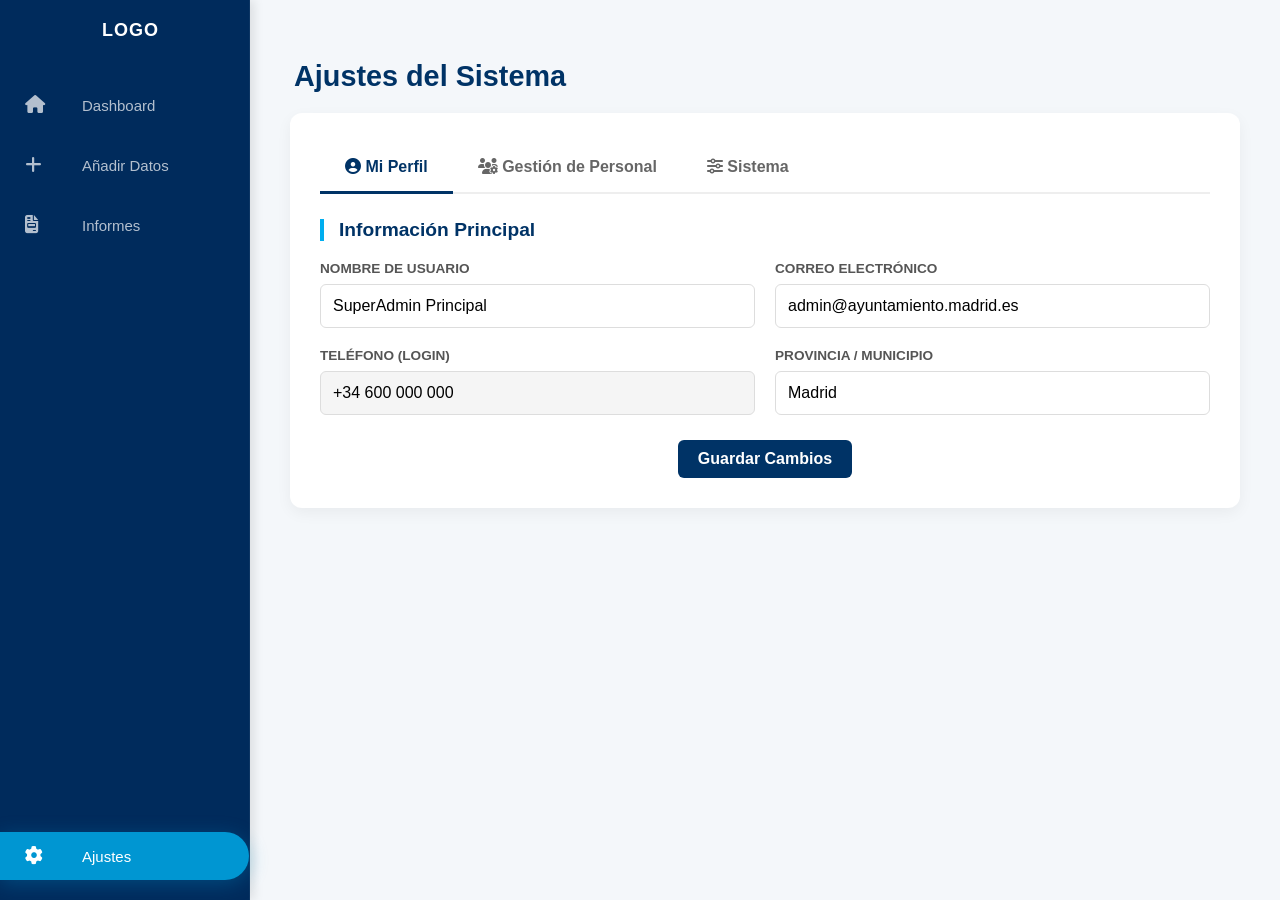
<file: templates/settings.html>
<!doctype html>
<html lang="es-ES">
  <head>
    <meta charset="UTF-8" />
    <meta name="viewport" content="width=device-width, initial-scale=1.0" />
    <title>Madrid Weather Dashboard - Ajustes</title>

    <link
      rel="stylesheet"
      href="https://cdnjs.cloudflare.com/ajax/libs/font-awesome/6.5.1/css/all.min.css"
    />
    <link rel="stylesheet" href="/static/style.css" />
  </head>
  <body>
    <div class="main-dashboard-wrapper">
      <nav class="sidebar">
        <div class="logo-container">
          <span class="logo-text">LOGO</span>
        </div>
        <ul class="nav-list">
          <li class="nav-item">
            <a href="/" class="nav-link">
              <i class="fas fa-home"></i>
              <span class="nav-text">Dashboard</span>
            </a>
          </li>
          <li class="nav-item">
            <a href="/add_data" class="nav-link">
              <i class="fas fa-plus"></i>
              <span class="nav-text">Añadir Datos</span>
            </a>
          </li>
          <li class="nav-item">
            <a href="#" class="nav-link">
              <i class="fas fa-file-invoice"></i>
              <span class="nav-text">Informes</span>
            </a>
          </li>
        </ul>
        <div class="bottom-content">
          <a href="/settings" class="nav-link active">
            <i class="fas fa-cog"></i> <span class="nav-text">Ajustes</span>
          </a>
        </div>
      </nav>

      <main class="content-area">
        <header class="banner">
          <h1>Ajustes del Sistema</h1>
        </header>

        <div class="settings-container">
          <div class="tabs-header">
            <button
              class="tab-btn active"
              onclick="openTab(event, 'tab-perfil')"
            >
              <i class="fas fa-user-circle"></i> Mi Perfil
            </button>
            <button class="tab-btn" onclick="openTab(event, 'tab-personal')">
              <i class="fas fa-users-cog"></i> Gestión de Personal
            </button>
            <button class="tab-btn" onclick="openTab(event, 'tab-sistema')">
              <i class="fas fa-sliders-h"></i> Sistema
            </button>
          </div>

          <div id="tab-perfil" class="tab-content active">
            <h2 class="form-title settings-title">Información Principal</h2>
            <form class="weather-form">
              <div class="form-row two-cols settings-grid">
                <div class="input-group">
                  <label>Nombre de Usuario</label>
                  <input type="text" value="SuperAdmin Principal" required />
                </div>
                <div class="input-group">
                  <label>Correo Electrónico</label>
                  <input
                    type="email"
                    value="admin@ayuntamiento.madrid.es"
                    required
                  />
                </div>
                <div class="input-group">
                  <label>Teléfono (Login)</label>
                  <input
                    type="tel"
                    value="+34 600 000 000"
                    readonly
                    class="readonly-input"
                    title="El teléfono de login solo puede cambiarse vía Auth0"
                  />
                </div>
                <div class="input-group">
                  <label>Provincia / Municipio</label>
                  <input type="text" value="Madrid" required />
                </div>
              </div>
              <div class="form-actions settings-actions">
                <button type="button" class="submit-btn btn-save">
                  Guardar Cambios
                </button>
              </div>
            </form>
          </div>

          <div id="tab-personal" class="tab-content">
            <div class="personal-header">
              <h2 class="form-title m-0">Directorio de Personal</h2>
              <button
                class="add-btn-primary no-border"
                onclick="openStaffModal()"
              >
                <i class="fas fa-user-plus"></i> Añadir Usuario
              </button>
            </div>

            <table class="staff-table">
              <thead>
                <tr>
                  <th>Nombre</th>
                  <th>Teléfono (Login)</th>
                  <th>Rol</th>
                  <th>Acciones</th>
                </tr>
              </thead>
              <tbody id="staff-table-body">
                <tr>
                  <td>
                    <strong>SuperAdmin Principal</strong><br /><small
                      >admin@ayuntamiento.madrid.es</small
                    >
                  </td>
                  <td>+34 600 000 000</td>
                  <td>
                    <span class="role-badge role-superadmin">Super Admin</span>
                  </td>
                  <td><span class="text-muted">No eliminable</span></td>
                </tr>
                <tr>
                  <td>
                    <strong>Juan Pérez</strong><br /><small
                      >jperez@ayuntamiento.madrid.es</small
                    >
                  </td>
                  <td>+34 611 111 111</td>
                  <td>
                    <span class="role-badge role-admin"
                      >Ayuntamiento (Admin)</span
                    >
                  </td>
                  <td>
                    <button class="btn-delete" onclick="deleteUser(this)">
                      <i class="fas fa-trash"></i>
                    </button>
                  </td>
                </tr>
                <tr>
                  <td>
                    <strong>María García</strong><br /><small
                      >mgarcia@tecnicos.madrid.es</small
                    >
                  </td>
                  <td>+34 622 222 222</td>
                  <td>
                    <span class="role-badge role-trabajador"
                      >Técnico (Trabajador)</span
                    >
                  </td>
                  <td>
                    <button class="btn-delete" onclick="deleteUser(this)">
                      <i class="fas fa-trash"></i>
                    </button>
                  </td>
                </tr>
                <tr>
                  <td>
                    <strong>Equipo Emergencias 1</strong><br /><small
                      >emergencias1@madrid.es</small
                    >
                  </td>
                  <td>+34 633 333 333</td>
                  <td>
                    <span class="role-badge role-viewer"
                      >Emergencias (Viewer)</span
                    >
                  </td>
                  <td>
                    <button class="btn-delete" onclick="deleteUser(this)">
                      <i class="fas fa-trash"></i>
                    </button>
                  </td>
                </tr>
              </tbody>
            </table>
          </div>

          <div id="tab-sistema" class="tab-content">
            <h2 class="form-title">Configuración del Sistema</h2>
            <p>
              Esta sección está reservada para configuraciones futuras de la
              Base de Datos, integraciones de Auth0 y estado del servidor.
            </p>
          </div>
        </div>
      </main>
    </div>

    <div id="staff-modal" class="modal-overlay" style="display: none">
      <div class="modal-content staff-modal-content">
        <div class="modal-header">
          <h3>Añadir Nuevo Usuario</h3>
          <button class="close-modal-btn" onclick="closeStaffModal()">
            <i class="fas fa-times"></i>
          </button>
        </div>
        <div class="modal-body">
          <form
            id="new-staff-form"
            class="weather-form"
            onsubmit="submitNewStaff(event)"
          >
            <div class="input-group mb-15">
              <label>Nombre Completo</label>
              <input
                type="text"
                id="staff-name"
                placeholder="Ej: Carlos López"
                required
                class="full-width-input"
              />
            </div>
            <div class="input-group mb-15">
              <label>Correo Electrónico</label>
              <input
                type="email"
                id="staff-email"
                placeholder="Ej: clopez@madrid.es"
                required
                class="full-width-input"
              />
            </div>
            <div class="input-group mb-15">
              <label>Teléfono (Para Login en Auth0)</label>
              <input
                type="tel"
                id="staff-phone"
                placeholder="+34 600 000 000"
                required
                class="full-width-input"
              />
            </div>
            <div class="input-group mb-25">
              <label>Asignar Rol</label>
              <select id="staff-role" required class="full-width-select">
                <option value="" disabled selected>Selecciona un rol...</option>
                <option value="admin">Administrador (Ayuntamiento)</option>
                <option value="trabajador">Técnico (Añadir Datos)</option>
                <option value="viewer">
                  Viewer (Solo Visualizar - Emergencias)
                </option>
              </select>
              <small class="role-warning"
                >* El rol "Super Admin" solo puede asignarse desde la base de
                datos.</small
              >
            </div>
            <div class="modal-footer clean-footer">
              <button
                type="button"
                class="btn-cancel"
                onclick="closeStaffModal()"
              >
                Cancelar
              </button>
              <button type="submit" class="btn-confirm-upload">
                Crear Usuario
              </button>
            </div>
          </form>
        </div>
      </div>
    </div>

    <script src="/static/script.js"></script>
  </body>
</html>
</file>
<file: static/style.css>
:root {
    --bg-color: #0b111a;
    --sidebar-bg: #002b5c;
    --primary-neon: #0096d2;
    --text-inactive: #b0c4de;
    --text-active: #ffffff;
    --text-white: #ffffff;
    --trans-speed: 0.3s;
}

* {
    margin: 0;
    padding: 0;
    box-sizing: border-box;
    font-family: 'Segoe UI', sans-serif;
}

body {
    background-color: white;
    min-height: 100vh;
    display: flex;
}

.sidebar {
    position: fixed;
    bottom: 0;
    left: 0;
    width: 100%;
    height: 70px;
    background-color: var(--sidebar-bg);
    display: flex;
    flex-direction: row;
    align-items: center;
    justify-content: space-around;
    padding: 0 10px;
    z-index: 1000;
    border-top: 1px solid rgba(255, 255, 255, 0.05);
}

.logo-container { display: none; }

.nav-list {
    display: flex;
    flex-direction: row;
    list-style: none;
    width: 100%;
    justify-content: space-around;
}

.nav-link {
    display: flex;
    flex-direction: column;
    align-items: center;
    text-decoration: none;
    color: var(--text-inactive);
    font-size: 10px;
    transition: all 0.2s ease;
}

.nav-link i { font-size: 20px; margin-bottom: 4px; }
.nav-text { text-transform: capitalize; }
.nav-link.active { color: var(--primary-neon); }

@media (min-width: 768px) {
    .sidebar {
        top: 0;
        bottom: auto;
        width: 250px;
        height: 100vh;
        display: flex;
        flex-direction: column;
        justify-content: flex-start;
        padding: 24px 16px;
        border-top: none;
        border-right: 1px solid rgba(255, 255, 255, 0.05);
    }

    .nav-list {
        flex-direction: column;
        flex-grow: 0;
    }

    .bottom-content {
        margin-top: auto;
        list-style: none;
        padding: 0;
        width: 100%;
    }
    
    .main-content {
        margin-left: 250px;
    }

    .logo-container {
        display: flex;
        align-items: center;
        margin-bottom: 40px;
        padding: 0 12px;
    }

    .logo-text {
        color: var(--text-white);
        font-size: 18px;
        font-weight: 700;
        margin-left: 12px;
        text-transform: uppercase;
        letter-spacing: 1px;
    }

    .nav-list { flex-direction: column; gap: 12px; }

    .nav-link {
        flex-direction: row;
        padding: 12px;
        border-radius: 12px;
        height: 48px;
        font-size: 15px;
        width: 100%;
    }

    .nav-link i { margin-bottom: 0; min-width: 30px; font-size: 18px; }
    .nav-text { margin-left: 12px; }

    .nav-link:hover { background-color: rgba(0, 150, 210, 0.1); color: var(--text-white); }
    
    .nav-link.active {
        background-color: var(--primary-neon);
        color: var(--text-active);
        box-shadow: 0 4px 20px rgba(0, 150, 210, 0.3);
    }
}

.main-content {
    flex: 1;
    display: flex;
    flex-direction: column;
    background-color: #f4f7f6;
    min-height: 100vh;
}

.banner {

    padding: 20px 4px;
    display: flex;
    flex-direction: column;
    justify-content: flex-start;
    width: 100%; /* It now fills the wrapper, not the whole screen */
}

.banner h1 {
    color: #003366;
    margin: 0;
    font-size: 1.8rem;
}

.banner p {
    color: #6c757d;
    margin: 5px 0 0 0;
}

.summary-container {
    display: grid;
    grid-template-columns: repeat(auto-fit, minmax(250px, 1fr));
    gap: 20px;
    padding: 20px;
}

.madrid-weather-card {
    background: white;
    border-radius: 20px;
    padding: 20px;
    box-shadow: 0 10px 30px rgba(0, 43, 92, 0.08);
    border: 1px solid #e0e6ed;
    transition: transform 0.3s ease;
}

.madrid-weather-card:hover { transform: translateY(-5px); }

.card-top { display: flex; justify-content: space-between; align-items: center; margin-bottom: 10px; }
.station-name { font-size: 13px; color: #002b5c; font-weight: 700; }
.stat-value { font-size: 36px; font-weight: 800; color: #002b5c; margin: 5px 0; }
.stat-label { font-size: 13px; color: #0096d2; display: flex; align-items: center; gap: 8px; font-weight: 600; }

.icon-circle {
    width: 28px; height: 28px;
    border: 1px solid #002b5c;
    border-radius: 50%;
    display: flex; align-items: center; justify-content: center;
}

#map {
    height: 450px;
    margin: 20px;
    border-radius: 25px;
    border: 4px solid #003366;
    box-shadow: 0 10px 30px rgba(0,0,0,0.1);
    z-index: 1;
}

.leaflet-tooltip.custom-tooltip {
    background: white;
    border: 2px solid #002b5c;
    border-radius: 12px;
    padding: 10px;
    box-shadow: 0 10px 20px rgba(0,0,0,0.2);
}

.temp-icon { color: #ff4757; }
.hum-icon { color: #2e86de; }
.wind-icon { color: #2ed573; }

.leaflet-tooltip.custom-card-tooltip {
    background: white;
    border: none;
    border-radius: 12px;
    box-shadow: 0 10px 25px rgba(0,0,0,0.2);
    padding: 0;
    overflow: hidden;
    min-width: 180px;
}

.hover-card .card-header {
    background: #002b5c;
    color: white;
    padding: 8px 12px;
    font-weight: bold;
    font-size: 13px;
    text-align: center;
}

.hover-card .card-body {
    padding: 12px;
    display: flex;
    flex-direction: column;
    gap: 8px;
}

.stat-row {
    display: flex;
    align-items: center;
    gap: 10px;
    color: #333;
    font-size: 14px;
}

.stat-row i {
    color: #0096d2;
    width: 15px;
    text-align: center;
}

.dashboard-footer-row {
    display: flex;
    gap: 25px;
    padding: 20px;
    align-items: flex-start;
}

.ranking-container { flex: 3; }
.emergency-simple { flex: 1; min-width: 200px; }

.section-title {
    color: #002b5c;
    font-size: 1.1rem;
    font-weight: 700;
    margin-bottom: 20px;
    display: flex;
    align-items: center;
    gap: 10px;
    text-transform: none;
}

.section-title i {
    color: #002b5c;
}

.ranking-stack {
    display: flex;
    flex-direction: column;
    gap: 12px;
}

.rank-card {
    background: white;
    height: 100px;
    width: 300px;
    padding: 15px;
    border-radius: 15px;
    display: flex;
    align-items: center;
    gap: 20px;
    border: 1px solid #eef2f6;
    box-shadow: 0 4px 15px rgba(0,0,0,0.03);
    transition: transform 0.2s;
}

.rank-card:hover {
    transform: translateX(5px);
}

.rank-icon {
    width: 50px;
    height: 50px;
    border-radius: 12px;
    display: flex;
    align-items: center;
    justify-content: center;
    font-size: 1.3rem;
    flex-shrink: 0;
}

.temp .rank-icon { background: #fff5f5; color: #ff4757; }
.hum .rank-icon { background: #f0f7ff; color: #0096d2; }
.wind .rank-icon { background: #f2fff6; color: #2ed573; }

.rank-info { display: flex; flex-direction: column; }
.rank-category { font-size: 0.7rem; color: #888; text-transform: uppercase; font-weight: 600; }
.rank-station { font-size: 0.95rem; font-weight: 700; color: #333; }
.rank-value { font-size: 1.2rem; font-weight: 800; color: #002b5c; }

.footer-dashboard-grid {
    display: flex;
    justify-content: center;
    gap: 50px;
    padding: 20px;
    align-items: flex-start;
}

.footer-column {
    flex: 1;
}

.emergency-radio-frame {
    width: 320px;
    height: 480px;
    background-image: url('/static/Untitled_design-removebg-preview.png'); 
    background-size: contain;
    background-repeat: no-repeat;
    position: relative;
}

.section-title {
    color: #002b5c;
    font-size: 1.1rem;
    font-weight: 700;
    margin-bottom: 12px;
    display: flex;
    align-items: center;
    gap: 9px;
}

.radio-screen-overlay {
    position: absolute;
    top: 25.2%;
    left: 28.8%;   
    width: 41.5%;    
    height: 31%;   
    background: #0d131a;
    border-radius: 21px;
    padding: 8px;
    display: flex;
    flex-direction: column;
    box-sizing: border-box;
    overflow: hidden;
}

.screen-header {
    display: flex;
    justify-content: space-between;
    font-size: 7px;
    color: #ffffff;
    border-bottom: 1px solid rgba(255, 255, 255, 0.1);
    padding-bottom: 3px;
    margin-bottom: 5px;
}

.radio-internal-title {
    color: #ffd700;
    font-size: 10px;
    text-align: center;
    margin-bottom: 5px;
    font-weight: bold;
}

.channel-list {
    display: flex;
    flex-direction: column;
    gap: 3px;
}

.channel-row {
    background: rgba(255, 255, 255, 0.05);
    padding: 3px 6px;
    display: flex;
    justify-content: space-between;
    align-items: center;
    border-radius: 3px;
    transition: all 0.3s ease;
}

.ch-id { font-size: 6px; color: #888; }
.ch-name { font-size: 11px; font-weight: bold; }
.ch-freq { font-size: 9px; color: #fff; text-align: right; }

.channel-link {
    text-decoration: none;
    color: #ffffff !important;
    display: block;
    margin-bottom: 4px;
    transition: all 0.3s ease;
}

.channel-list:hover .channel-row {
    color: #ffffff !important;
    border-left: 2px solid transparent;
    background: rgba(255, 255, 255, 0.05);
}

.channel-link:hover .channel-row {
    color: #00ff00 !important;
    border-left: 2px solid #00ff00;
    background: rgba(0, 255, 0, 0.1);
    text-shadow: 0 0 8px #00ff00;
}

.channel-link:hover .ch-name,
.channel-link:hover .ch-freq {
    color: inherit;
}

.channel-link:hover .ch-id {
    color: rgba(255, 255, 255, 0.5);
}

.screen-footer {
    display: flex;
    justify-content: space-around;
    font-size: 7px;
    margin-top: 6px;
    color: #00d2ff;
}

.status-h {
    color: #00ff00;
    font-weight: bold;
}

.main-dashboard-wrapper {
    display: flex;
    min-height: 100vh;
}

.content-area {
    flex-grow: 1;
    background-color: #f4f7fa;
    margin-left: 250px;
    padding: 40px;
}

.sidebar {
    width: 250px;
    background-color: #002b5c;
    color: white;
    position: fixed;
    height: 100vh;
    left: 0;
    top: 0;
    padding: 20px 0;
}

.nav-link {
    display: flex;
    align-items: center;
    padding: 15px 25px;
    color: rgba(255,255,255,0.7);
    text-decoration: none;
    gap: 15px;
}

.nav-link.active {
    background: #0096d2;
    color: white;
    border-radius: 0 30px 30px 0;
    margin-right: 15px;
}

.data-entry-card {
    background: white;
    border-radius: 15px;
    padding: 25px;
    box-shadow: 0 4px 20px rgba(0,0,0,0.05);
}

.table-labels {
    display: grid;
    grid-template-columns: 1fr 1.5fr 1fr 2fr;
    gap: 15px;
    padding-bottom: 15px;
    color: #888;
    font-weight: bold;
    font-size: 0.8rem;
}

.entry-row {
    display: grid;
    grid-template-columns: 1fr 1.5fr 1fr 2fr;
    gap: 15px;
    padding: 12px;
    border-radius: 8px;
    margin-bottom: 10px;
}

.row-active {
    background-color: #002b5c !important;
    border: 1px solid #002b5c;
}

.row-active input, .row-active select {
    background: transparent;
    border: none;
    border-bottom: 1px solid #00ff00;
    color: #00ff00 !important;
    outline: none;
}

.row-active input::placeholder {
    color: rgba(0, 255, 0, 0.5);
}

.view-header {
    display: flex;
    justify-content: space-between;
    align-items: center;
    margin-bottom: 30px;
}

.add-data-trigger {
    background: #002b5c;
    color: #ffffff;
    border: none;
    padding: 12px 25px;
    border-radius: 50px;
    font-weight: 700;
    display: flex;
    align-items: center;
    gap: 10px;
    cursor: pointer;
    transition: all 0.3s ease;
    box-shadow: 0 4px 15px rgba(0, 43, 92, 0.2);
}

.add-data-trigger:hover {
    background: #004080;
    color: #00ff00;
    box-shadow: 0 0 20px rgba(0, 255, 0, 0.2);
    transform: translateY(-2px);
}

.data-view-container {
    background: white;
    border-radius: 15px;
    padding: 20px;
    box-shadow: 0 10px 30px rgba(0,0,0,0.05);
}

.table-labels {
    display: grid;
    grid-template-columns: 1fr 1.5fr 1fr 2fr 0.8fr;
    padding: 10px 20px;
    font-size: 0.8rem;
    color: #888;
    font-weight: 800;
    text-transform: uppercase;
}

.view-row {
    display: grid;
    grid-template-columns: 1fr 1.5fr 1fr 2fr 0.8fr;
    gap: 15px;
    padding: 15px 20px;
    align-items: center;
    border-radius: 10px;
    transition: all 0.2s ease;
    border-bottom: 1px solid #f1f4f8;
}

.view-row:hover {
    background: #002b5c !important;
    color: #00ff00 !important;
    transform: scale(1.01);
    box-shadow: 0 5px 15px rgba(0,0,0,0.1);
}

.cell-actions {
    display: flex;
    gap: 10px;
}

.row-btn {
    background: transparent;
    border: none;
    color: #888;
    cursor: pointer;
    transition: color 0.2s;
}

.view-row:hover .row-btn {
    color: #00ff00;
}

.row-btn:hover {
    color: white !important;
}

.cell-value {
    font-family: 'Courier New', monospace;
    font-weight: 700;
}

.main-dashboard-wrapper {
    display: flex;
    width: 100%;
    min-height: 100vh;
    overflow-x: hidden;
}

.sidebar {
    width: 250px;
    height: 100vh;
    background-color: #002b5c;
    position: fixed;
    left: 0;
    top: 0;
    z-index: 9999;
    box-shadow: 4px 0 10px rgba(0,0,0,0.1);
}

.content-area {
    margin-left: 250px;
    width: calc(100% - 250px);
    background-color: #f4f7fa;
    min-height: 100vh;
}

.nav-link {
    display: flex;
    align-items: center;
    padding: 15px 25px;
    color: rgba(255,255,255,0.7);
    text-decoration: none;
    gap: 15px;
    transition: 0.3s;
}

.nav-link.active {
    background: #0096d2;
    color: white;
    border-radius: 0 30px 30px 0;
    margin-right: 15px;
}

.nav-link:hover:not(.active) {
    color: #00ff00;
}

.action-bar {
    display: flex;
    justify-content: space-between;
    align-items: center;
    margin-bottom: 30px;
}

.import-group {
    display: flex;
    gap: 15px;
}

.import-btn {
    background: white;
    padding: 10px 20px;
    border-radius: 10px;
    border: 1px solid #eef2f6;
    color: #002b5c;
    font-weight: 600;
    cursor: pointer;
    transition: 0.3s;
    display: flex;
    align-items: center;
    gap: 8px;
    box-shadow: 0 2px 5px rgba(0,0,0,0.05);
}

.import-btn:hover {
    border-color: #00ff00;
    color: #002b5c;
    transform: translateY(-2px);
}

.add-btn-primary {
    background: #002b5c;
    color: white;
    border: none;
    padding: 12px 25px;
    border-radius: 50px;
    font-weight: 700;
    cursor: pointer;
    box-shadow: 0 4px 15px rgba(0, 43, 92, 0.2);
    transition: 0.3s;
}

.add-btn-primary:hover {
    color: #00ff00;
    background: #003a7d;
}

.data-view-container {
    background: white;
    border-radius: 15px;
    padding: 20px;
    box-shadow: 0 10px 30px rgba(0,0,0,0.05);
}

.table-labels, .view-row {
    display: grid;
    grid-template-columns: 120px 1.5fr 100px 2fr 100px;
    gap: 20px;
    align-items: center;
}

.table-labels {
    padding: 10px 20px;
    font-size: 0.75rem;
    color: #888;
    font-weight: 800;
    text-transform: uppercase;
}

.view-row {
    padding: 15px 20px;
    border-bottom: 1px solid #f1f4f8;
    transition: all 0.2s ease;
}

.view-row:hover {
    background-color: #002b5c !important;
    color: #00ff00 !important;
    border-radius: 10px;
    transform: scale(1.01);
}

.cell-actions {
    display: flex;
    gap: 15px;
    font-size: 1.1rem;
}

.cell-actions i {
    cursor: pointer;
}

.form-container {
    background: white;
    margin: 20px 40px;
    padding: 30px;
    border-radius: 12px;
    box-shadow: 0 4px 6px rgba(0, 0, 0, 0.05);
}

.form-title {
    color: #003366;
    margin-bottom: 25px;
    font-size: 1.2rem;
    border-left: 4px solid #00AEEF;
    padding-left: 15px;
}

/* Grid Layouts */
.form-row {
    display: grid;
    gap: 20px;
    margin-bottom: 20px;
}

.three-cols { grid-template-columns: 2fr 1fr 1fr; }
.four-cols { grid-template-columns: repeat(4, 1fr); }

/* Inputs styling */
.input-group {
    display: flex;
    flex-direction: column;
}

.input-group label {
    font-size: 0.85rem;
    font-weight: 600;
    color: #555;
    margin-bottom: 8px;
    text-transform: uppercase;
}

.input-group input, 
.input-group textarea {
    padding: 12px;
    border: 1px solid #ddd;
    border-radius: 6px;
    font-size: 1rem;
    transition: border-color 0.3s;
}

.input-group input:focus {
    outline: none;
    border-color: #00AEEF;
    box-shadow: 0 0 0 3px rgba(0, 174, 239, 0.1);
}

/* Submit Button */
.form-actions {
    display: flex;
    justify-content: center;
    margin-top: 10px;
}

.submit-btn {
    background-color: #003366;
    color: white;
    border: none;
    padding: 12px 40px;
    border-radius: 50px;
    font-size: 1rem;
    font-weight: 600;
    cursor: pointer;
    transition: background 0.3s ease;
}

.submit-btn:hover {
    background-color: #004a94;
}

.clock-input-wrapper {
    position: relative;
    display: flex;
    align-items: center;
}

#hora_picker {
    background-color: #ffffff;
    cursor: pointer;
    border: 2px solid #e0e0e0;
    padding: 12px;
    border-radius: 8px;
    width: 100%;
    color: #003366; /* Madrid Navy */
    font-weight: 500;
}

#hora_picker:focus {
    border-color: #00AEEF; /* Madrid Blue */
    outline: none;
}

.clock-input-wrapper i {
    position: absolute;
    right: 15px;
    color: #003366;
    pointer-events: none;
}

/* Customizing the popup clock to match Madrid colors */
.flatpickr-calendar {
    border-radius: 12px;
    box-shadow: 0 10px 25px rgba(0,0,0,0.1);
}
.flatpickr-time input:hover, .flatpickr-time .flatpickr-am-pm:hover {
    background: #f0f7ff;
}
.flatpickr-calendar.hasTime.noCalendar {
    width: 150px; /* Slimmer for just time */
    border: 2px solid #003366; 
    border-radius: 12px;
}

.flatpickr-time input:hover, 
.flatpickr-time .numInputWrapper:hover {
    background: #f0f7ff !important;
}

.flatpickr-time .flatpickr-hour, 
.flatpickr-time .flatpickr-minute {
    font-weight: bold;
    color: #003366;
}

html {
    scroll-behavior: smooth;
}

#registro-form-container {
    animation: fadeIn 0.3s ease-in-out;
}

@keyframes fadeIn {
    from { opacity: 0; transform: translateY(10px); }
    to { opacity: 1; transform: translateY(0); }
}

/* Style for the close button inside the form */
.form-header-row button:hover {
    color: #00AEEF !important;
}

.table-labels, .view-row {
    display: grid;
    /* Adjusting grid to 6 columns to match your new table info */
    grid-template-columns: 1.5fr 2fr 1fr 1fr 1fr 1fr;
    gap: 15px;
    align-items: center;
    padding: 15px;
}

.view-row {
    border-bottom: 1px solid #eee;
    background: white;
}

.view-row:hover {
    background: #f9fbfc;
}

.modal-overlay {
    position: fixed; top: 0; left: 0; width: 100%; height: 100%;
    background: rgba(0, 51, 102, 0.6); /* Madrid Navy tinted */
    display: flex; justify-content: center; align-items: center;
    z-index: 2000;
}

/* The White Popup Box */
.modal-content {
    background: #fff; width: 450px; border-radius: 12px;
    box-shadow: 0 15px 40px rgba(0,0,0,0.3);
    animation: slideDown 0.3s cubic-bezier(0.175, 0.885, 0.32, 1.275);
}

@keyframes slideDown {
    from { transform: translateY(-30px); opacity: 0; }
    to { transform: translateY(0); opacity: 1; }
}

/* Header */
.modal-header { display: flex; justify-content: space-between; padding: 20px 25px; border-bottom: 1px solid #eee; }
.modal-header h3 { margin: 0; color: #003366; font-size: 1.2rem; }
.close-modal-btn { background: none; border: none; font-size: 1.2rem; cursor: pointer; color: #888; transition: color 0.2s;}
.close-modal-btn:hover { color: #d9534f; }

/* Body Elements */
.modal-body { padding: 25px; text-align: center; }
.template-section p { color: #666; margin-bottom: 10px; font-size: 0.95rem;}
.btn-download-template { display: inline-block; background: #f0f7ff; color: #003366; padding: 10px 15px; border-radius: 8px; text-decoration: none; font-weight: bold; font-size: 0.9rem; border: 1px solid #cce5ff; transition: background 0.2s;}
.btn-download-template:hover { background: #e0f0ff; }
.modal-divider { border: none; border-top: 1px dashed #ccc; margin: 25px 0; }

/* Drag & Drop Zone */
.upload-zone { border: 2px dashed #00AEEF; border-radius: 8px; padding: 30px; background: #fcfdfe; }
.upload-icon { font-size: 3rem; color: #00AEEF; margin-bottom: 15px; }
.btn-browse-file { display: inline-block; background: #00AEEF; color: white; padding: 10px 20px; border-radius: 6px; cursor: pointer; font-weight: bold; margin-top: 10px; transition: background 0.2s;}
.btn-browse-file:hover { background: #0088cc; }

/* Footer */
.modal-footer { display: flex; justify-content: flex-end; gap: 15px; padding: 20px 25px; background: #f8f9fa; border-top: 1px solid #eee; border-radius: 0 0 12px 12px; }
.btn-cancel { padding: 10px 18px; background: white; border: 1px solid #ccc; border-radius: 6px; cursor: pointer; font-weight: 500;}
.btn-cancel:hover { background: #f1f1f1; }
.btn-confirm-upload { padding: 10px 20px; background: #003366; color: white; border: none; border-radius: 6px; font-weight: bold; cursor: pointer; }
.btn-confirm-upload:hover { background: #004a94; }

/* ==============================================================
   AJUSTES (SETTINGS) PAGE STYLES
   ============================================================== */

.settings-container { 
    background: white; 
    border-radius: 12px; 
    padding: 30px; 
    box-shadow: 0 5px 15px rgba(0,0,0,0.05); 
}

/* Tabs */
.tabs-header { 
    display: flex; 
    border-bottom: 2px solid #eee; 
    margin-bottom: 25px; 
}
.tab-btn { 
    background: none; 
    border: none; 
    padding: 15px 25px; 
    font-size: 1rem; 
    font-weight: 600; 
    color: #666; 
    cursor: pointer; 
    border-bottom: 3px solid transparent; 
    margin-bottom: -2px; 
    transition: all 0.2s; 
}
.tab-btn:hover { color: #00AEEF; }
.tab-btn.active { color: #003366; border-bottom-color: #003366; }
.tab-content { display: none; animation: fadeIn 0.3s ease; }
.tab-content.active { display: block; }

/* Profile Form Utilities */
.settings-title { margin-bottom: 20px; }
.settings-grid { display: grid; grid-template-columns: 1fr 1fr; gap: 20px; }
.readonly-input { background: #f5f5f5; cursor: not-allowed; }
.settings-actions { margin-top: 25px; }
.btn-save { background: #003366; color: white; padding: 10px 20px; border: none; border-radius: 6px; font-weight: bold; cursor: pointer; }

/* Staff Table */
.personal-header { display: flex; justify-content: space-between; align-items: center; margin-bottom: 20px; }
.m-0 { margin: 0; }
.no-border { border: none; cursor: pointer; }
.staff-table { width: 100%; border-collapse: collapse; margin-top: 20px; }
.staff-table th, .staff-table td { padding: 15px; text-align: left; border-bottom: 1px solid #eee; }
.staff-table th { background: #f8f9fa; color: #003366; font-weight: 600; }
.btn-delete { background: none; border: none; color: #d9534f; cursor: pointer; font-size: 1.1rem; }
.text-muted { color: #aaa; font-size: 0.8rem; }

/* Role Badges */
.role-badge { padding: 5px 10px; border-radius: 20px; font-size: 0.85rem; font-weight: bold; }
.role-superadmin { background: #ffebee; color: #c62828; }
.role-admin { background: #e3f2fd; color: #1565c0; }
.role-trabajador { background: #e8f5e9; color: #2e7d32; }
.role-viewer { background: #fff3e0; color: #ef6c00; }

/* Staff Modal Utilities */
.staff-modal-content { width: 500px; }
.mb-15 { margin-bottom: 15px; }
.mb-25 { margin-bottom: 25px; }
.full-width-input { width: 100%; box-sizing: border-box; }
.full-width-select { width: 100%; padding: 10px; border: 1px solid #ccc; border-radius: 6px; box-sizing: border-box; }
.role-warning { color: #666; margin-top: 5px; display: block; }
.clean-footer { padding: 0; background: none; border: none; }
</file>
